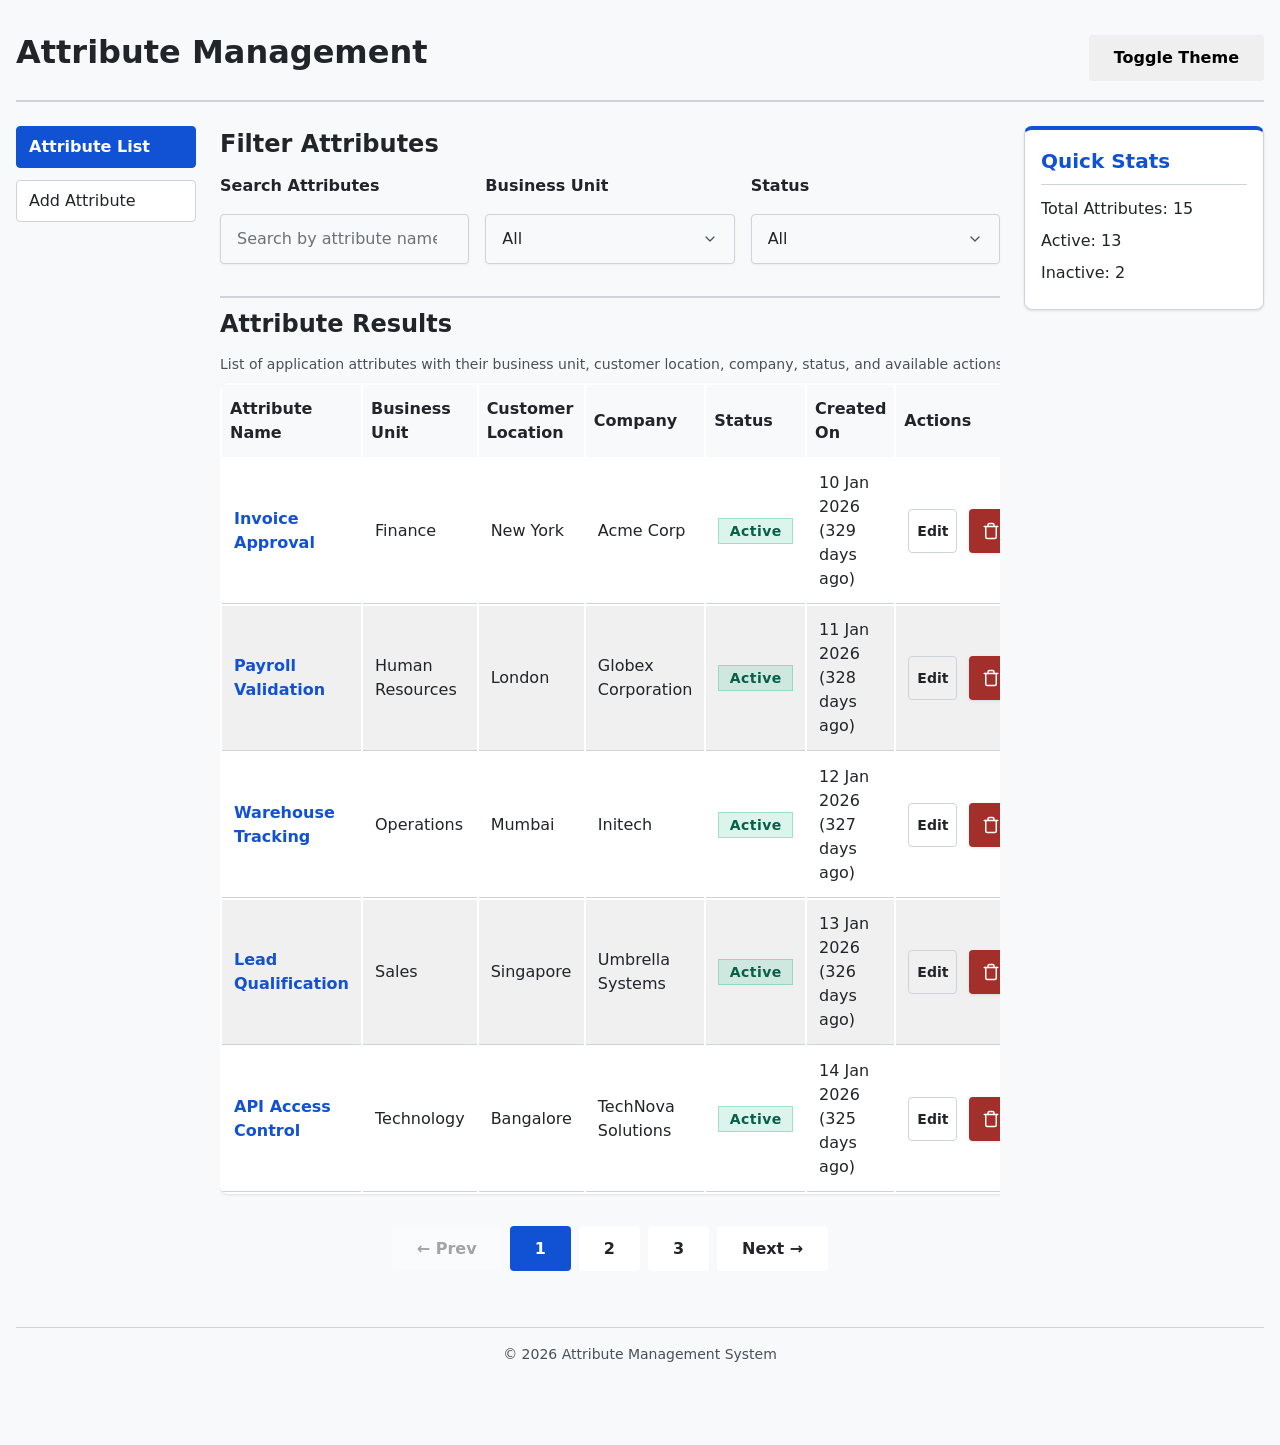
<file: index.html>
<!DOCTYPE html>
<html lang="en">

<head>
    <meta charset="UTF-8">

    <meta name="viewport" content="width=device-width, initial-scale=1.0">

    <title>Attribute Management | Attribute List</title>

    <meta name="description" content="View and manage HTML attributes.">


    <meta property="og:title" content="Attribute List">
    <meta property="og:description" content="View and manage HTML attributes.">
    <meta property="og:type" content="website">

    <!-- Canonical URL -->
    <link rel="canonical" href="https://example.com/attribute-app/">

    <!-- Favicons -->
    <link rel="icon" href="assets/favicon.ico">
    <link rel="icon" type="image/svg+xml" href="assets/favicon.svg">
    <link rel="apple-touch-icon" href="assets/apple-touch-icon.png">

    <!-- Site stylesheet -->
    <link rel="stylesheet" href="css/main.css">

    <!-- Site JavaScript -->
    <script type="module" src="./js/main.js"></script>

</head>

<body>

    <!-- Skip link for keyboard and screen reader users -->
    <a href="#main-content" class="skip-link">
        Skip to main content
    </a>

    <header role="banner" class="site-header">
        <h1 class="site-header__title">Attribute Management</h1>
        <button id="theme-toggle" class="btn btn--secondary" style="margin-left: auto;">Toggle Theme</button>
    </header>



    <nav class="site-nav" role="navigation" aria-label="Primary">
        <ul class="site-nav__list">
            <li class="site-nav__item">
                <a href="index.html" class="site-nav__link site-nav__link--active" aria-current="page">Attribute
                    List</a>
            </li>
            <li class="site-nav__item">
                <a href="add-attribute.html" class="site-nav__link">Add Attribute</a>
            </li>
        </ul>
    </nav>

    <main id="main-content">

        <!-- A <section> becomes a landmark only when it has an accessible name (using aria-labelledby or aria-label). This helps screen reader
        users identify and navigate between different sections of the page. The skip link lets keyboard and screen reader users bypass repeated
        navigation and jump directly to the main content . -->

        <section id="filter-section" aria-labelledby="filter-heading">

            <h2 id="filter-heading">Filter Attributes</h2>

            <form id="filter-form" role="search" method="get" aria-label="Filter attributes">

                <div>

                    <label for="search">
                        Search Attributes
                    </label>

                    <input type="search" id="search" name="search" inputmode="search" autocomplete="off"
                        placeholder="Search by attribute name">

                </div>

                <div>

                    <label for="business-unit">
                        Business Unit
                    </label>

                    <select id="business-unit" name="business-unit">
                        
                        <option value="">All</option>
                        <option value="BU001">Finance</option>
                        <option value="BU002">Human Resources</option>
                        <option value="BU003">Operations</option>
                        <option value="BU004">Sales</option>
                        <option value="BU005">Technology</option>

                    </select>

                </div>

                <div>

                    <label for="status">
                        Status
                    </label>

                    <select id="status" name="status">

                        <option value="">All</option>
                        <option value="active">Active</option>
                        <option value="inactive">Inactive</option>

                    </select>

                </div>

            </form>

            <!-- Will display search result count and status updates (Screen reader only) -->
            <div id="results-status" class="sr-only" aria-live="polite">
            </div>

        </section>

        <section id="results-section" aria-labelledby="results-heading">

            <h2 id="results-heading">
                Attribute Results
            </h2>

            <table id="attribute-table">

                <caption>
                    List of application attributes with their business unit, customer location, company, status, and
                    available actions.
                </caption>

                <thead>

                    <tr>

                        <th scope="col" data-sort="attributeName" aria-sort="none">
                            Attribute Name
                        </th>

                        <th scope="col" data-sort="businessUnit" aria-sort="none">
                            Business Unit
                        </th>

                        <th scope="col" data-sort="location" aria-sort="none">
                            Customer Location
                        </th>

                        <th scope="col" data-sort="company" aria-sort="none">
                            Company
                        </th>

                        <th scope="col" data-sort="isActive" aria-sort="none">
                            Status
                        </th>

                        <th scope="col" data-sort="createdOn" aria-sort="none">
                            Created On
                        </th>

                        <th id="actions-header" scope="col">
                            Actions
                        </th>

                    </tr>

                </thead>

                <!--
                Delete uses a POST form because it changes data.
                GET requests should only retrieve data, not modify it.
                Using POST helps prevent accidental or unsafe deletions.
                -->

                <tbody id="attribute-table-body"></tbody>

            </table>

            <!-- Accessible Pagination Controls using BEM .pagination classes (`cards.css`) -->
            <nav aria-label="Attribute pagination" class="pagination-wrapper">
                <ul class="pagination" id="pagination-list">
                </ul>
            </nav>

        </section>

    </main>

    <aside id="quick-stats" aria-label="Quick Stats">

        <h2>Quick Stats</h2>

        <p>Total Attributes: 8</p>

        <p>Active: 6</p>

        <p>Inactive: 2</p>

    </aside>

    <footer role="contentinfo">

        <p>&copy; 2026 Attribute Management System</p>

    </footer>

    <!-- Toast Container for Notifications -->
    <div class="toast-container" id="toast-container" aria-live="polite"></div>

</body>

</html>
</file>
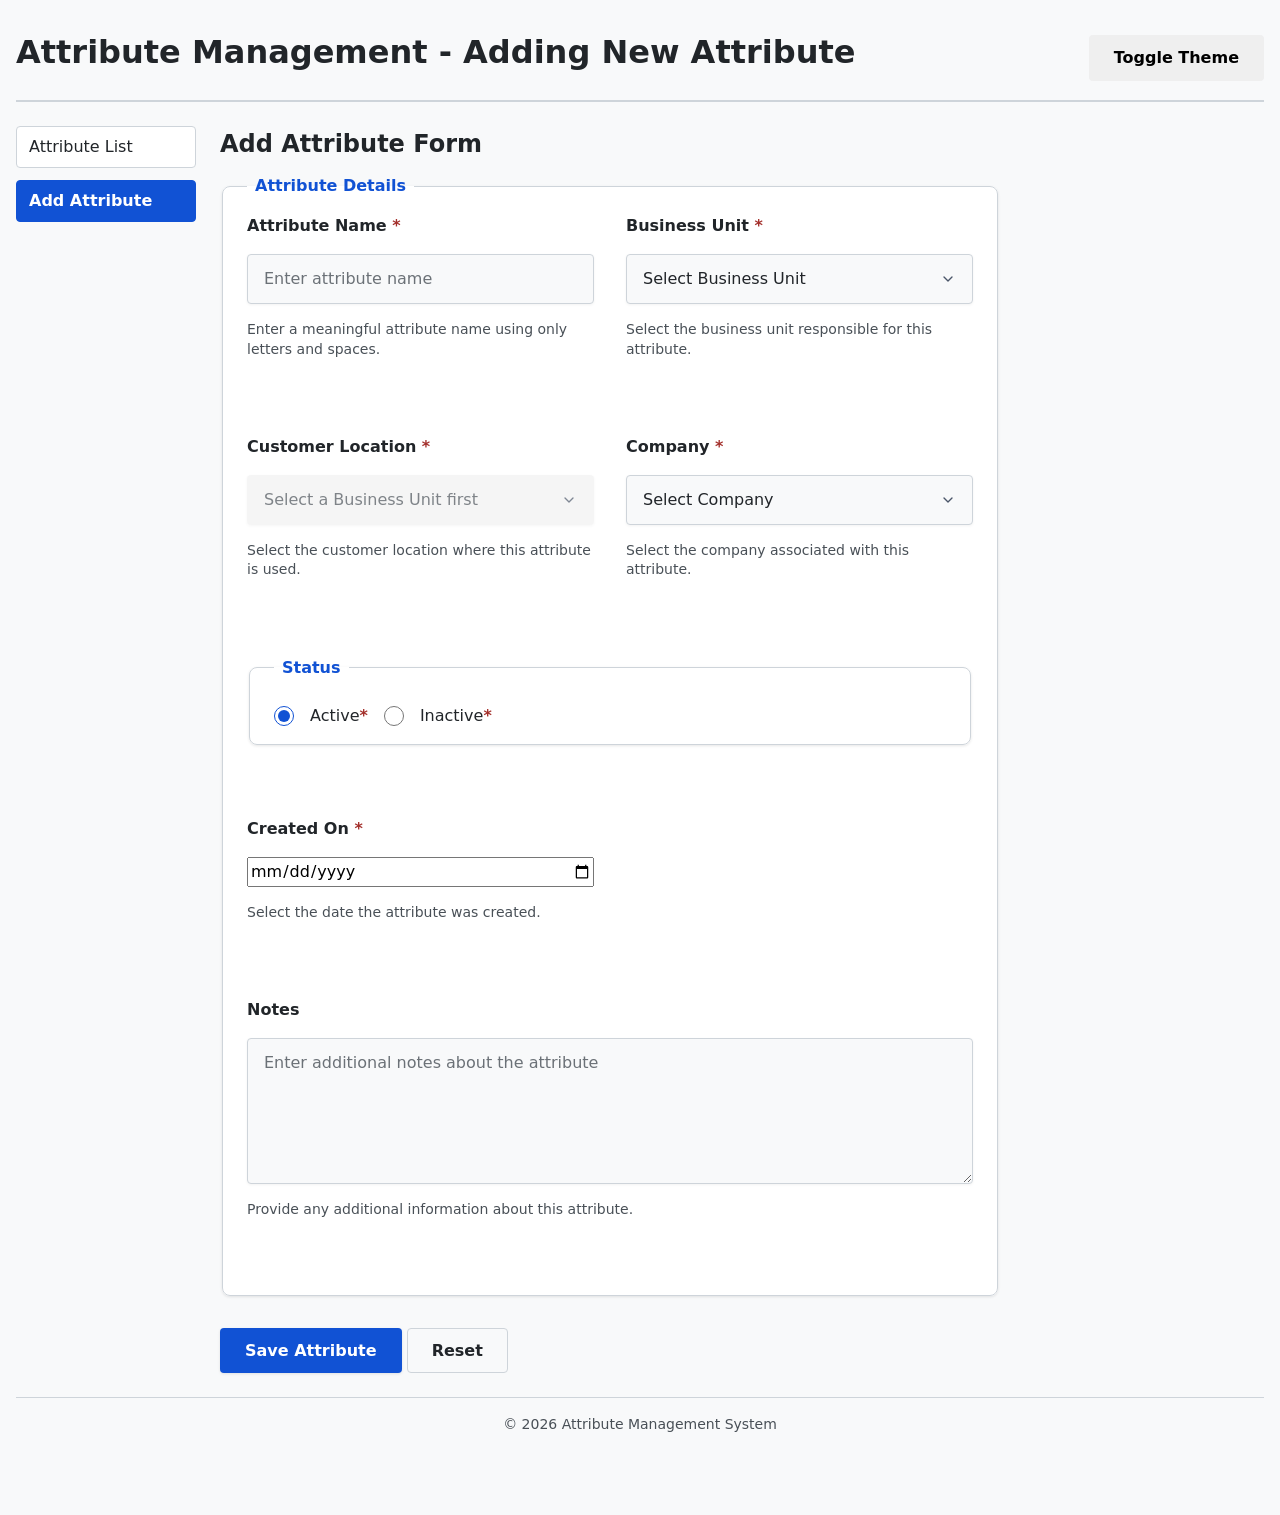
<file: add-attribute.html>
<!DOCTYPE html>
<html lang="en">

<head>
    <meta charset="UTF-8">

    <meta name="viewport" content="width=device-width, initial-scale=1.0">

    <title>Attribute Management | Add Attribute</title>

    <meta name="description" content="Add a new HTML attribute.">

    <meta property="og:title" content="Add Attribute">
    <meta property="og:description" content="Add a new HTML attribute.">
    <meta property="og:type" content="website">

    <!-- Canonical URL -->
    <link rel="canonical" href="https://example.com/attribute-app/add-attribute.html">

    <!-- Favicons -->
    <link rel="icon" href="assets/favicon.ico">
    <link rel="icon" type="image/svg+xml" href="assets/favicon.svg">
    <link rel="apple-touch-icon" href="assets/apple-touch-icon.png">

    <!-- Site stylesheet -->
    <link rel="stylesheet" href="css/main.css">

    <!-- Site JavaScript -->
    <script type="module" src="./js/main.js"></script>

</head>

<body>

    <a href="#main-content" class="skip-link">
        Skip to main content
    </a>

    <header role="banner" class="site-header">

        <h1 class="site-header__title">
            Attribute Management - Adding New Attribute
        </h1>
        <button id="theme-toggle" class="btn btn--secondary" style="margin-left: auto;">Toggle Theme</button>

    </header>

    <nav class="site-nav" role="navigation" aria-label="Primary">

        <ul class="site-nav__list">

            <li class="site-nav__item">
                <a href="index.html" class="site-nav__link">
                    Attribute List
                </a>
            </li>

            <li>
                <a href="add-attribute.html" class="site-nav__link site-nav__link--active" aria-current="page">
                    Add Attribute
                </a>
            </li>

        </ul>

    </nav>

    <main id="main-content">

        <!--
        This region will display a summary of form validation errors.
        It is hidden by default and will be populated by JavaScript in A3.
        -->

        <div id="form-error-summary" role="alert" aria-live="assertive" hidden>
        </div>

        <section id="attribute-form-section" aria-labelledby="form-title">

            <h2 id="form-title">
                Add Attribute Form
            </h2>

            <!--
            novalidate disables the browser's default validation popups
            while keeping HTML validation rules available for JavaScript.
            This allows us to build a custom validation experience in A3.
            -->

            <form id="attribute-form" method="post" action="#" novalidate aria-labelledby="form-title">

                <fieldset id="attribute-details">

                    <legend>
                        Attribute Details
                    </legend>

                    <div class="form-group">

                        <label for="attribute-name">
                            Attribute Name
                        </label>

                        <input type="text" id="attribute-name" name="attributeName" required minlength="2"
                            maxlength="50" pattern="[A-Za-z ]+"
                            aria-describedby="attribute-name-hint attribute-name-error"
                            placeholder="Enter attribute name">

                        <span id="attribute-name-hint" class="form-hint">

                            Enter a meaningful attribute name using only letters and spaces.

                        </span>

                        <span id="attribute-name-error" class="form-error" role="alert" aria-live="polite">

                        </span>

                    </div>

                    <div class="form-group">

                        <label for="business-unit">
                            Business Unit
                        </label>

                        <select id="business-unit" name="businessUnit" required
                            aria-describedby="business-unit-hint business-unit-error">

                            <option value="">
                                Select Business Unit
                            </option>

                            <option value="sales">Sales</option>
                            <option value="retail">Retail</option>
                            <option value="marketing">Marketing</option>
                            <option value="manufacturing">Manufacturing</option>
                            <option value="logistics">Logistics</option>
                            <option value="product-management">Product Management</option>
                            <option value="operations">Operations</option>
                            <option value="human-resources">Human Resources</option>

                        </select>

                        <span id="business-unit-hint" class="form-hint">

                            Select the business unit responsible for this attribute.

                        </span>

                        <span id="business-unit-error" class="form-error" role="alert" aria-live="polite">
                        </span>

                    </div>

                    <div class="form-group">

                        <label for="customer-location">
                            Customer Location
                        </label>

                        <select id="customer-location" name="customerLocation" required
                            aria-describedby="customer-location-hint customer-location-error">

                            <option value="">
                                Select Customer Location
                            </option>

                            <option value="new-york">New York</option>
                            <option value="chicago">Chicago</option>
                            <option value="los-angeles">Los Angeles</option>
                            <option value="houston">Houston</option>
                            <option value="dallas">Dallas</option>
                            <option value="seattle">Seattle</option>
                            <option value="miami">Miami</option>
                            <option value="boston">Boston</option>

                        </select>

                        <span id="customer-location-hint" class="form-hint">

                            Select the customer location where this attribute is used.

                        </span>

                        <span id="customer-location-error" class="form-error" role="alert" aria-live="polite">
                        </span>

                    </div>
                    <div class="form-group">

                        <label for="company">
                            Company
                        </label>

                        <select id="company" name="company" required aria-describedby="company-hint company-error">

                            <option value="">
                                Select Company
                            </option>

                            <option value="abc-corporation">
                                ABC Corporation
                            </option>

                            <option value="global-industries">
                                Global Industries
                            </option>

                            <option value="xyz-limited">
                                XYZ Limited
                            </option>

                            <option value="northwind-traders">
                                Northwind Traders
                            </option>

                            <option value="contoso-ltd">
                                Contoso Ltd
                            </option>

                        </select>

                        <span id="company-hint" class="form-hint">

                            Select the company associated with this attribute.

                        </span>

                        <span id="company-error" class="form-error" role="alert" aria-live="polite">
                        </span>

                    </div>

                    <div class="form-group">

                        <fieldset>

                            <legend>
                                Status
                            </legend>

                            <div class="radio-group">

                                <input type="radio" id="status-active" name="isActive" value="active" checked required>

                                <label for="status-active">
                                    Active
                                </label>

                                <input type="radio" id="status-inactive" name="isActive" value="inactive">

                                <label for="status-inactive">
                                    Inactive
                                </label>

                            </div>

                        </fieldset>

                    </div>

                    <div class="form-group">

                        <label for="created-on">
                            Created On
                        </label>

                        <input type="date" id="created-on" name="createdOn" required
                            aria-describedby="created-on-hint created-on-error">

                        <span id="created-on-hint" class="form-hint">

                            Select the date the attribute was created.

                        </span>

                        <span id="created-on-error" class="form-error" role="alert" aria-live="polite">
                        </span>

                    </div>

                    <div class="form-group">

                        <label for="notes">
                            Notes
                        </label>

                        <textarea id="notes" name="notes" rows="5" minlength="10" maxlength="500"
                            aria-describedby="notes-hint notes-error"
                            placeholder="Enter additional notes about the attribute"></textarea>

                        <span id="notes-hint" class="form-hint">

                            Provide any additional information about this attribute.

                        </span>

                        <span id="notes-error" class="form-error" role="alert" aria-live="polite">
                        </span>

                    </div>

                </fieldset>

                <div class="form-actions">

                    <button type="submit" id="save-button">
                        Save Attribute
                    </button>

                    <button type="reset" id="reset-button">
                        Reset
                    </button>

                </div>

            </form>

        </section>

    </main>

    <footer role="contentinfo">
        <p>&copy; 2026 Attribute Management System</p>
    </footer>

</body>


</html>
</file>
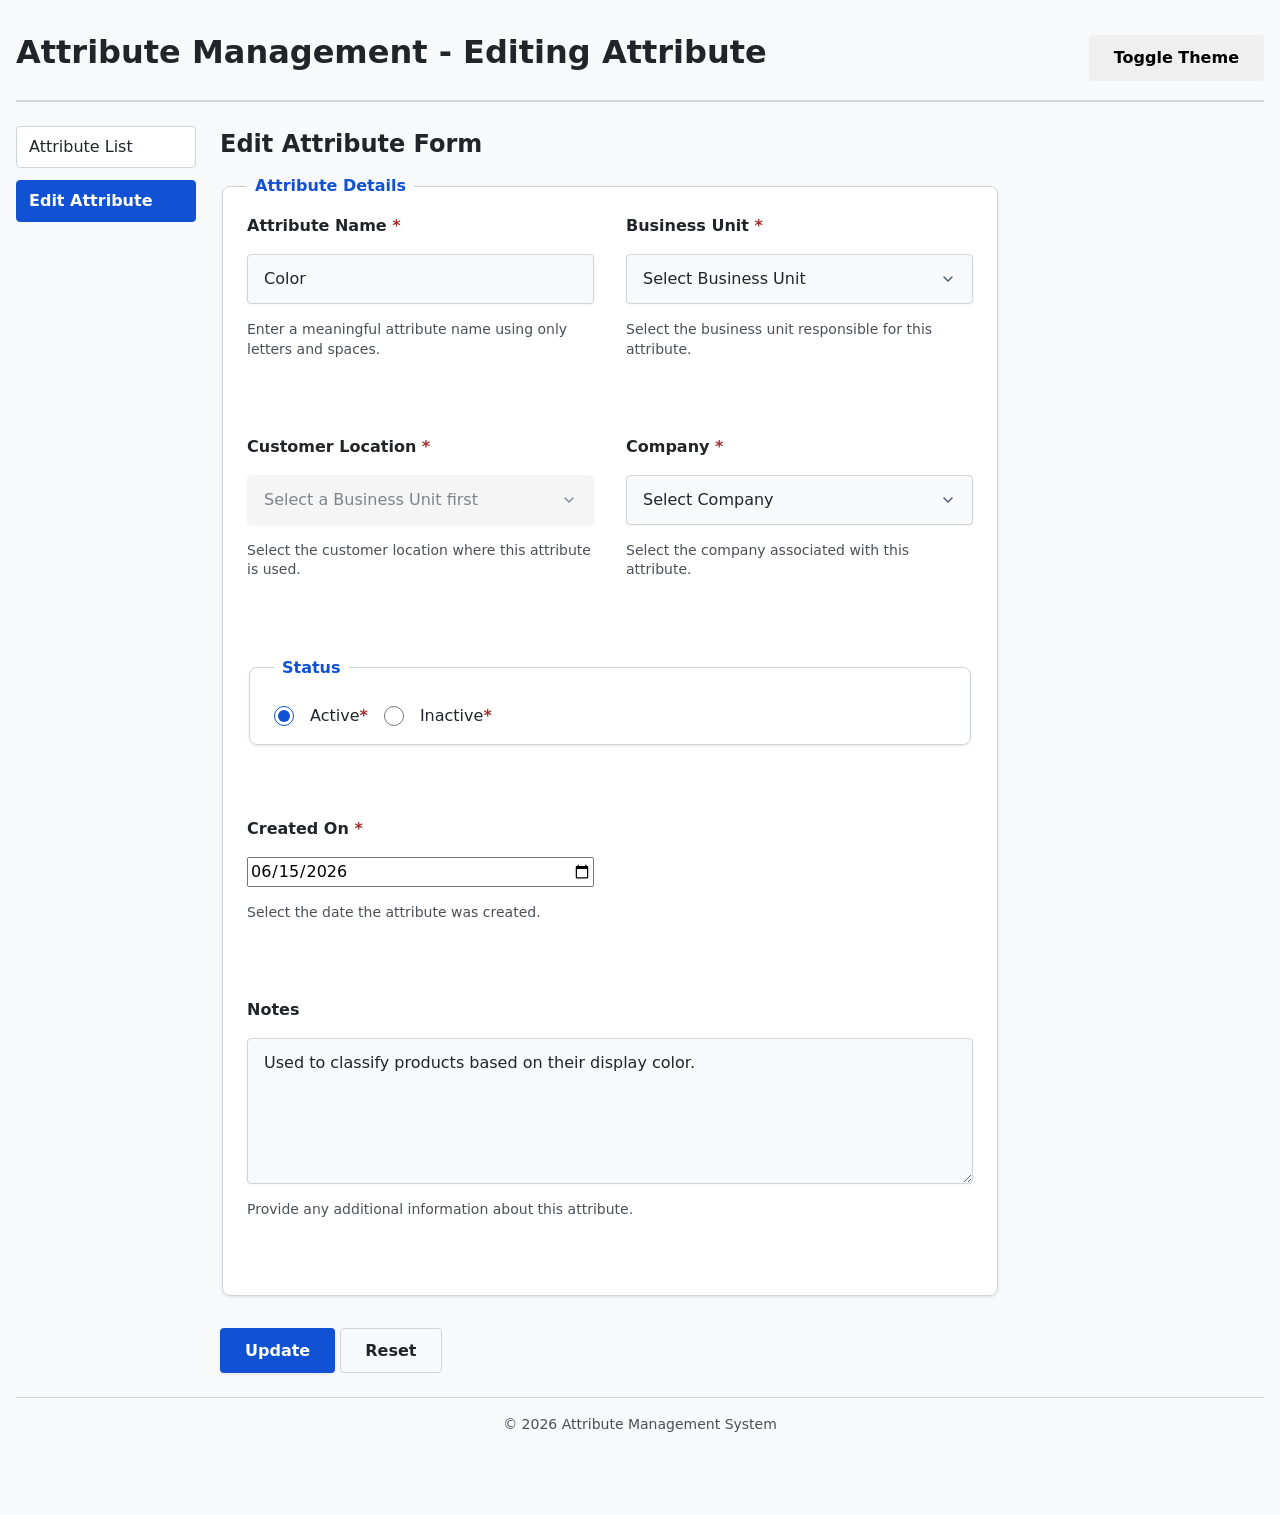
<file: edit-attribute.html>
<!DOCTYPE html>
<html lang="en">

<head>
    <meta charset="UTF-8">

    <meta name="viewport" content="width=device-width, initial-scale=1.0">

    <title>Attribute Management | Edit Attribute</title>

    <meta name="description" content="Edit an existing HTML attribute.">

    <meta property="og:title" content="Edit Attribute">
    <meta property="og:description" content="Edit an existing HTML attribute.">
    <meta property="og:type" content="website">

    <!-- Canonical URL -->
    <link rel="canonical" href="https://example.com/attribute-app/edit-attribute.html">

    <!-- Favicons -->
    <link rel="icon" href="assets/favicon.ico">
    <link rel="icon" type="image/svg+xml" href="assets/favicon.svg">
    <link rel="apple-touch-icon" href="assets/apple-touch-icon.png">

    <!-- Site stylesheet -->
    <link rel="stylesheet" href="css/main.css">

    <!-- Site stylesheet -->
    <script type="module" src="./js/main.js"></script>

</head>

<body>

    <a href="#main-content" class="skip-link">
        Skip to main content
    </a>

    <header role="banner" class="site-header">
        <h1 class="site-header__title">Attribute Management - Editing Attribute</h1>
        <button id="theme-toggle" class="btn btn--secondary" style="margin-left: auto;">Toggle Theme</button>
    </header>

    <nav class="site-nav" role="navigation" aria-label="Primary">

        <ul class="site-nav__list">

            <li class="site-nav__item">
                <a href="index.html" class="site-nav__link">
                    Attribute List
                </a>
            </li>

            <li class="site-nav__item">
                <a href="edit-attribute.html" class="site-nav__link site-nav__link--active" aria-current="page">
                    Edit Attribute
                </a>
            </li>

        </ul>

    </nav>


    <main id="main-content">

        <!--
        This region will display a summary of form validation errors.
        It is hidden by default and will be populated by JavaScript in A3.
        -->

        <div id="form-error-summary" role="alert" aria-live="assertive" hidden>
        </div>

        <section id="attribute-form-section" aria-labelledby="form-title">

            <h2 id="form-title">
                Edit Attribute Form
            </h2>

            <!--
            The <time> element provides a machine-readable date using the datetime
            attribute while displaying a human-readable date. Unlike a <span>,
            assistive technologies, search engines and scripts recognize it as a date.
            -->


            <form id="attribute-form" method="post" action="#" novalidate aria-labelledby="form-title">

                <fieldset id="attribute-details">


                    <legend>
                        Attribute Details
                    </legend>

                    <input type="hidden" id="attribute-id" name="attributeId" value="101">


                    <div class="form-group">

                        <label for="attribute-name">
                            Attribute Name
                        </label>

                        <input type="text" id="attribute-name" name="attributeName" value="Color" required minlength="2"
                            maxlength="50" pattern="[A-Za-z ]+"
                            aria-describedby="attribute-name-hint attribute-name-error"
                            placeholder="Enter attribute name">

                        <span id="attribute-name-hint" class="form-hint">

                            Enter a meaningful attribute name using only letters and spaces.

                        </span>

                        <span id="attribute-name-error" class="form-error" role="alert" aria-live="polite">

                        </span>

                    </div>

                    <div class="form-group">

                        <label for="business-unit">
                            Business Unit
                        </label>

                        <select id="business-unit" name="businessUnit" required
                            aria-describedby="business-unit-hint business-unit-error">

                            <option value="">
                                Select Business Unit
                            </option>

                            <option value="sales" selected>Sales</option>
                            <option value="retail">Retail</option>
                            <option value="marketing">Marketing</option>
                            <option value="manufacturing">Manufacturing</option>
                            <option value="logistics">Logistics</option>
                            <option value="product-management">Product Management</option>
                            <option value="operations">Operations</option>
                            <option value="human-resources">Human Resources</option>

                        </select>

                        <span id="business-unit-hint" class="form-hint">

                            Select the business unit responsible for this attribute.

                        </span>

                        <span id="business-unit-error" class="form-error" role="alert" aria-live="polite">
                        </span>

                    </div>

                    <div class="form-group">

                        <label for="customer-location">
                            Customer Location
                        </label>

                        <select id="customer-location" name="customerLocation" required
                            aria-describedby="customer-location-hint customer-location-error">

                            <option value="">
                                Select Customer Location
                            </option>

                            <option value="new-york" selected>New York</option>
                            <option value="chicago">Chicago</option>
                            <option value="los-angeles">Los Angeles</option>
                            <option value="houston">Houston</option>
                            <option value="dallas">Dallas</option>
                            <option value="seattle">Seattle</option>
                            <option value="miami">Miami</option>
                            <option value="boston">Boston</option>

                        </select>

                        <span id="customer-location-hint" class="form-hint">

                            Select the customer location where this attribute is used.

                        </span>

                        <span id="customer-location-error" class="form-error" role="alert" aria-live="polite">
                        </span>

                    </div>
                    <div class="form-group">

                        <label for="company">
                            Company
                        </label>

                        <select id="company" name="company" required aria-describedby="company-hint company-error">

                            <option value="">
                                Select Company
                            </option>

                            <option value="abc-corporation" selected>
                                ABC Corporation
                            </option>

                            <option value="global-industries">
                                Global Industries
                            </option>

                            <option value="xyz-limited">
                                XYZ Limited
                            </option>

                            <option value="northwind-traders">
                                Northwind Traders
                            </option>

                            <option value="contoso-ltd">
                                Contoso Ltd
                            </option>

                        </select>

                        <span id="company-hint" class="form-hint">

                            Select the company associated with this attribute.

                        </span>

                        <span id="company-error" class="form-error" role="alert" aria-live="polite">
                        </span>

                    </div>

                    <div class="form-group">

                        <fieldset>

                            <legend>
                                Status
                            </legend>

                            <div class="radio-group">

                                <input type="radio" id="status-active" name="isActive" value="active" checked required>

                                <label for="status-active">
                                    Active
                                </label>

                                <input type="radio" id="status-inactive" name="isActive" value="inactive"
                                    aria-required="true">

                                <label for="status-inactive">
                                    Inactive
                                </label>

                            </div>

                        </fieldset>

                    </div>

                    <div class="form-group">

                        <label for="created-on">
                            Created On
                        </label>

                        <input type="date" id="created-on" name="createdOn" max="2026-07-14" value="2026-06-15" required
                            aria-describedby="created-on-hint created-on-error">

                        <span id="created-on-hint" class="form-hint">

                            Select the date the attribute was created.

                        </span>

                        <span id="created-on-error" class="form-error" role="alert" aria-live="polite">
                        </span>

                    </div>

                    <div class="form-group">

                        <label for="notes">
                            Notes
                        </label>

                        <textarea id="notes" name="notes" rows="5" minlength="10" maxlength="500"
                            aria-describedby="notes-hint notes-error"
                            placeholder="Enter additional notes about the attribute">Used to classify products based on their display color.
                        </textarea>

                        <span id="notes-hint" class="form-hint">

                            Provide any additional information about this attribute.

                        </span>

                        <span id="notes-error" class="form-error" role="alert" aria-live="polite">
                        </span>

                    </div>

                </fieldset>

                <div class="form-actions">

                    <button type="submit" id="update-button">
                        Update
                    </button>

                    <button type="reset" id="reset-button">
                        Reset
                    </button>

                </div>

            </form>

        </section>

    </main>

    <footer role="contentinfo">
        <p>&copy; 2026 Attribute Management System</p>
    </footer>

</body>


</html>
</file>
<file: css/main.css>
/* css/main.css */

/* 1. Declare layer precedence from lowest to highest priority */
@layer reset, tokens, base, layout, components, utilities, pages;

/* 2. Import modular stylesheets into their respective layers */
@import url('tokens.css') layer(tokens);
@import url('reset.css') layer(reset);
@import url('base.css') layer(base);
@import url('layout.css') layer(layout);
@import url('components/buttons.css') layer(components);
@import url('components/forms.css') layer(components);
@import url('components/table.css') layer(components);
@import url('components/alerts.css') layer(components);
@import url('components/cards.css') layer(components);
@import url('utilities.css') layer(utilities);
@import url('pages.css') layer(pages);
</file>
